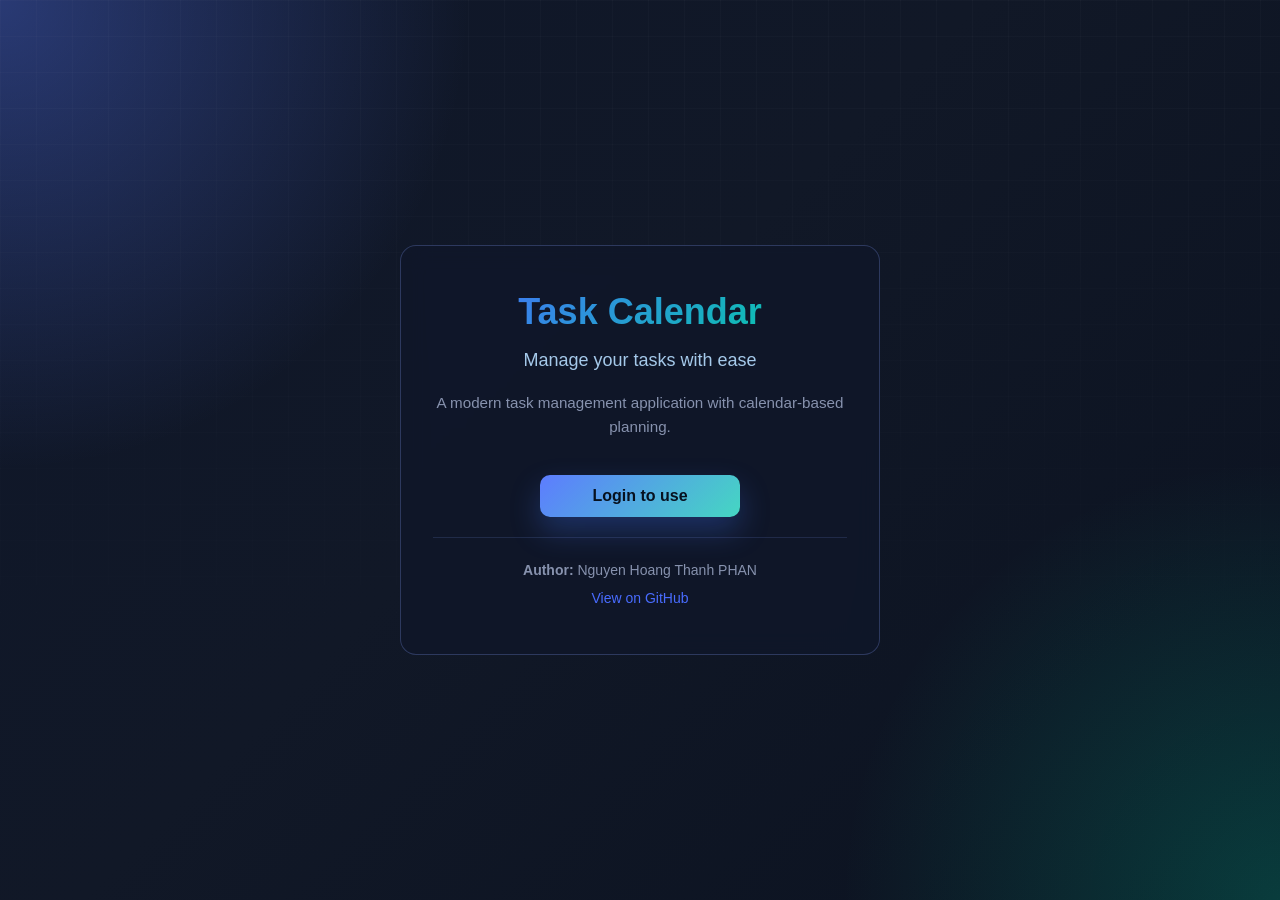
<file: Frontend/index.html>
<!doctype html>
<html>
  <head>
    <meta charset="utf-8" />
    <meta name="viewport" content="width=device-width, initial-scale=1" />
    <title>Task Calendar - Welcome</title>
    <link rel="stylesheet" href="style.css" />
  </head>
  <body>
    <main class="welcome-shell">
      <section class="welcome-card">
        <div class="welcome-content">
          <h1 class="welcome-title">Task Calendar</h1>
          <p class="welcome-subtitle">Manage your tasks with ease</p>

          <div class="welcome-body">
            <p>
              A modern task management application with calendar-based planning.
            </p>
          </div>

          <button
            class="primary-btn welcome-btn"
            id="loginToUseBtn"
            type="button"
          >
            Login to use
          </button>

          <div class="welcome-footer">
            <p class="author-info">
              <strong>Author:</strong> Nguyen Hoang Thanh PHAN
            </p>
            <a
              href="https://github.com/fanggodzzz/To-Do-List"
              target="_blank"
              class="github-link"
            >
              View on GitHub
            </a>
          </div>
        </div>
      </section>
    </main>

    <script src="app-config.js"></script>
    <script src="app-welcome.js"></script>
  </body>
</html>
</file>
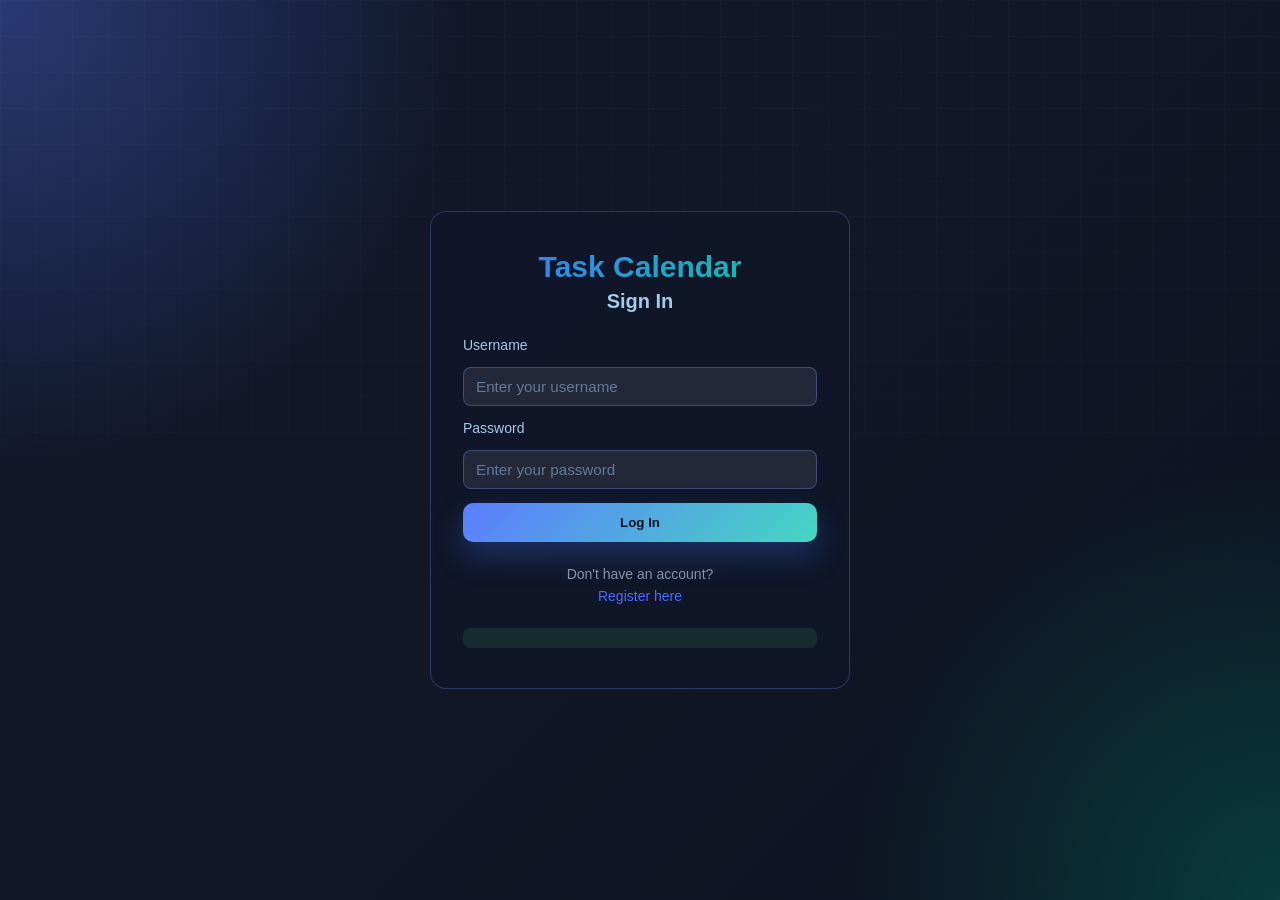
<file: Frontend/login.html>
<!doctype html>
<html>
  <head>
    <meta charset="utf-8" />
    <meta name="viewport" content="width=device-width, initial-scale=1" />
    <title>Task Calendar - Login</title>
    <link rel="stylesheet" href="style.css" />
  </head>
  <body>
    <main class="auth-shell">
      <div class="auth-container">
        <form id="loginForm" class="auth-card">
          <div class="auth-header">
            <h1>Task Calendar</h1>
            <h2>Sign In</h2>
          </div>

          <div class="auth-form">
            <label for="loginUserName">Username</label>
            <input
              id="loginUserName"
              type="text"
              autocomplete="username"
              placeholder="Enter your username"
              required
            />

            <label for="loginPassword">Password</label>
            <input
              id="loginPassword"
              type="password"
              autocomplete="current-password"
              placeholder="Enter your password"
              required
            />

            <button class="primary-btn" id="loginBtn" type="submit">
              Log In
            </button>
          </div>

          <div class="auth-footer">
            <p>Don't have an account?</p>
            <a href="register.html" class="auth-link">Register here</a>
          </div>

          <p id="authStatus" class="auth-status"></p>
        </form>
      </div>
    </main>

    <script src="app-config.js"></script>
    <script src="app-login.js"></script>
  </body>
</html>
</file>
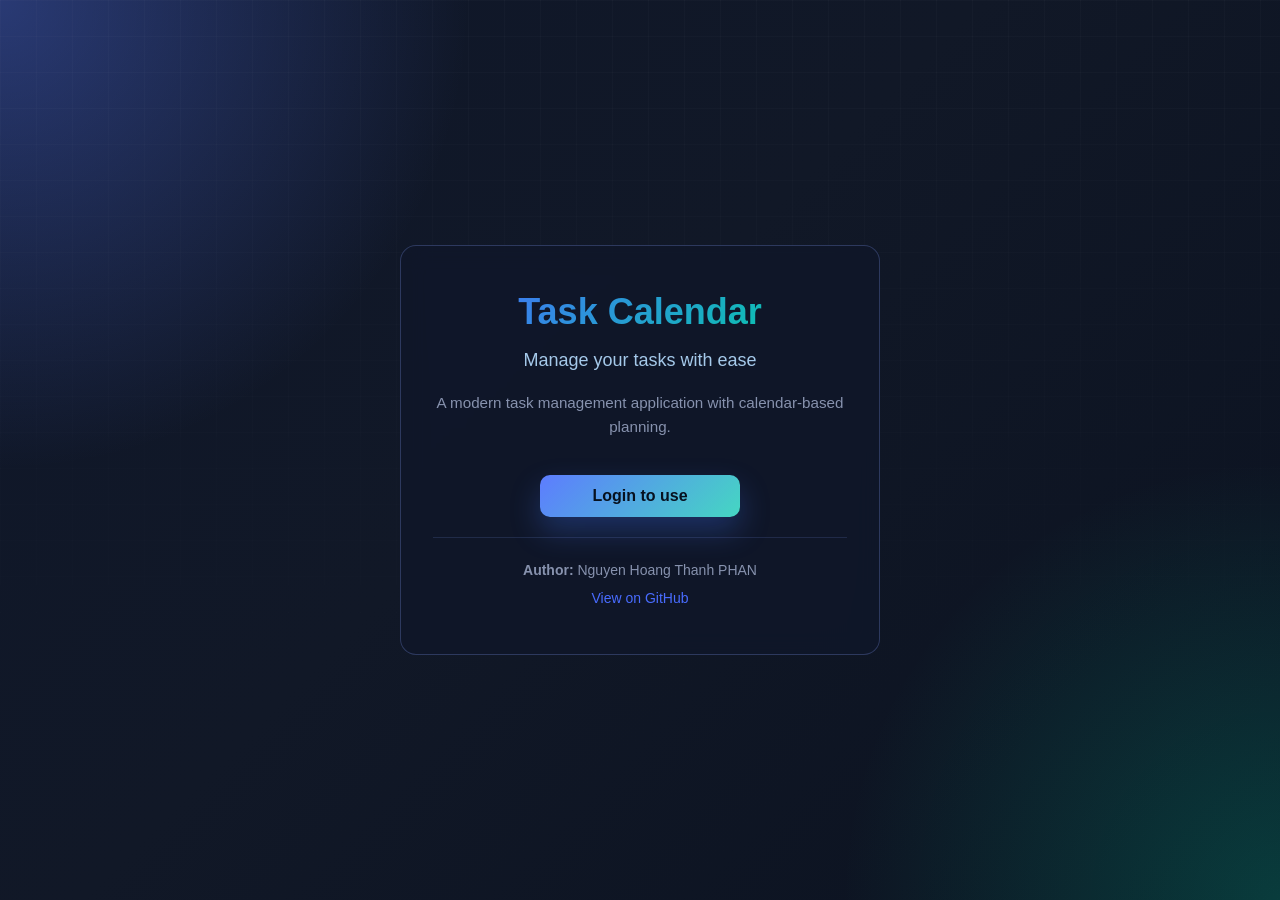
<file: Frontend/main.html>
<!doctype html>
<html>
  <head>
    <meta charset="utf-8" />
    <meta name="viewport" content="width=device-width, initial-scale=1" />
    <title>Task Calendar</title>
    <link rel="stylesheet" href="style.css" />
  </head>
  <body>
    <main class="app-shell">
      <header class="top-bar">
        <div>
          <p class="eyebrow">Monthly planner</p>
          <h1>Task Calendar</h1>
        </div>

        <div class="top-bar-actions">
          <span id="authSessionChip" class="auth-session-chip">Signed in</span>
          <button class="ghost-btn" id="logoutBtn" type="button">
            Log out
          </button>
        </div>
      </header>

      <div class="planner-layout">
        <section class="calendar-card">
          <div class="calendar-tags">
            <div class="calendar-tags-header">
              <h3>Tags</h3>
            </div>
            <div id="tagLabelList" class="tag-label-list"></div>
            <p class="tag-helper">Click a tag label to edit or delete it.</p>
          </div>

          <div class="calendar-toolbar">
            <button class="nav-btn" id="prevMonthBtn" type="button">
              &#9664;
            </button>
            <h2 id="monthLabel">Month</h2>
            <button class="nav-btn" id="nextMonthBtn" type="button">
              &#9654;
            </button>
          </div>

          <div id="calendarGrid" class="calendar-grid"></div>
          <p id="apiStatus" class="api-status"></p>
        </section>

        <aside class="summary-rail" aria-label="Task summaries">
          <button
            id="upcomingSummaryCard"
            class="summary-card summary-card--upcoming"
            type="button"
          >
            <div class="summary-card__head">
              <p class="summary-card__kicker">Upcoming</p>
              <h3>Tasks</h3>
            </div>
            <div id="upcomingPreviewList" class="summary-preview-list"></div>
          </button>

          <button
            id="overdueSummaryCard"
            class="summary-card summary-card--overdue"
            type="button"
          >
            <div class="summary-card__head">
              <p class="summary-card__kicker">Overdue</p>
              <h3>Tasks</h3>
            </div>
            <div id="overduePreviewList" class="summary-preview-list"></div>
          </button>
        </aside>
      </div>
    </main>

    <div id="drawerBackdrop" class="drawer-backdrop"></div>

    <aside id="listDrawer" class="list-drawer" aria-label="Task list">
      <div class="drawer-header">
        <div>
          <p id="listDrawerKicker" class="drawer-kicker">Date</p>
          <h3 id="listDrawerTitle">Task list</h3>
        </div>
        <button class="icon-btn" id="toggleDrawerAddBtn" type="button">
          +
        </button>
        <button class="icon-btn" id="closeListDrawerBtn" type="button">
          X
        </button>
      </div>

      <p id="listDrawerMeta" class="drawer-meta"></p>
      <div id="listDrawerItems" class="list-drawer-items"></div>

      <section id="drawerAddPanel" class="drawer-add-panel">
        <label for="addTag">Tag list for chosen</label>
        <select id="addTag"></select>

        <label for="addDescription">Description:</label>
        <input id="addDescription" type="text" placeholder="Task description" />

        <input id="addDueDate" type="hidden" />

        <button class="primary-btn" id="confirmDrawerAddBtn" type="button">
          Add task
        </button>
      </section>
    </aside>

    <aside id="detailDrawer" class="detail-drawer" aria-label="Task details">
      <div class="drawer-header">
        <h3>Task Details</h3>
        <button class="icon-btn" id="closeDrawerBtn" type="button">X</button>
      </div>

      <div class="drawer-form">
        <label for="detailDescription">Description</label>
        <textarea id="detailDescription" rows="4"></textarea>

        <label for="detailTag">Tag</label>
        <select id="detailTag"></select>

        <label for="detailDueDate">Due date</label>
        <input id="detailDueDate" type="date" />

        <label class="check-row" for="detailCompleted">
          <input id="detailCompleted" type="checkbox" />
          Completed
        </label>
      </div>

      <div class="drawer-actions">
        <button class="ghost-btn" id="deleteTaskBtn" type="button">
          Delete
        </button>
        <button class="primary-btn" id="saveTaskBtn" type="button">
          Save changes
        </button>
      </div>
    </aside>

    <aside id="tagDrawer" class="detail-drawer" aria-label="Tag details">
      <div class="drawer-header">
        <h3>Tag Details</h3>
        <button class="icon-btn" id="closeTagDrawerBtn" type="button">X</button>
      </div>

      <div class="drawer-form">
        <label for="tagEditName">Tag name</label>
        <input id="tagEditName" type="text" />
      </div>

      <div class="drawer-actions">
        <button class="ghost-btn" id="deleteTagBtn" type="button">
          Delete Tag
        </button>
        <button class="primary-btn" id="saveTagBtn" type="button">
          Save Tag
        </button>
      </div>
    </aside>

    <aside id="addTagDrawer" class="detail-drawer" aria-label="Add tag details">
      <div class="drawer-header">
        <h3>Add Tag</h3>
        <button class="icon-btn" id="closeAddTagDrawerBtn" type="button">
          X
        </button>
      </div>

      <div class="drawer-form">
        <label for="newTagDrawerName">Tag name</label>
        <input id="newTagDrawerName" type="text" />
      </div>

      <div class="drawer-actions">
        <button class="ghost-btn" id="cancelAddTagBtn" type="button">
          Cancel
        </button>
        <button class="primary-btn" id="confirmAddTagBtn" type="button">
          Add Tag
        </button>
      </div>
    </aside>

    <script src="app-config.js"></script>
    <script src="app.js"></script>
    <script src="app-main.js"></script>
  </body>
</html>
</file>
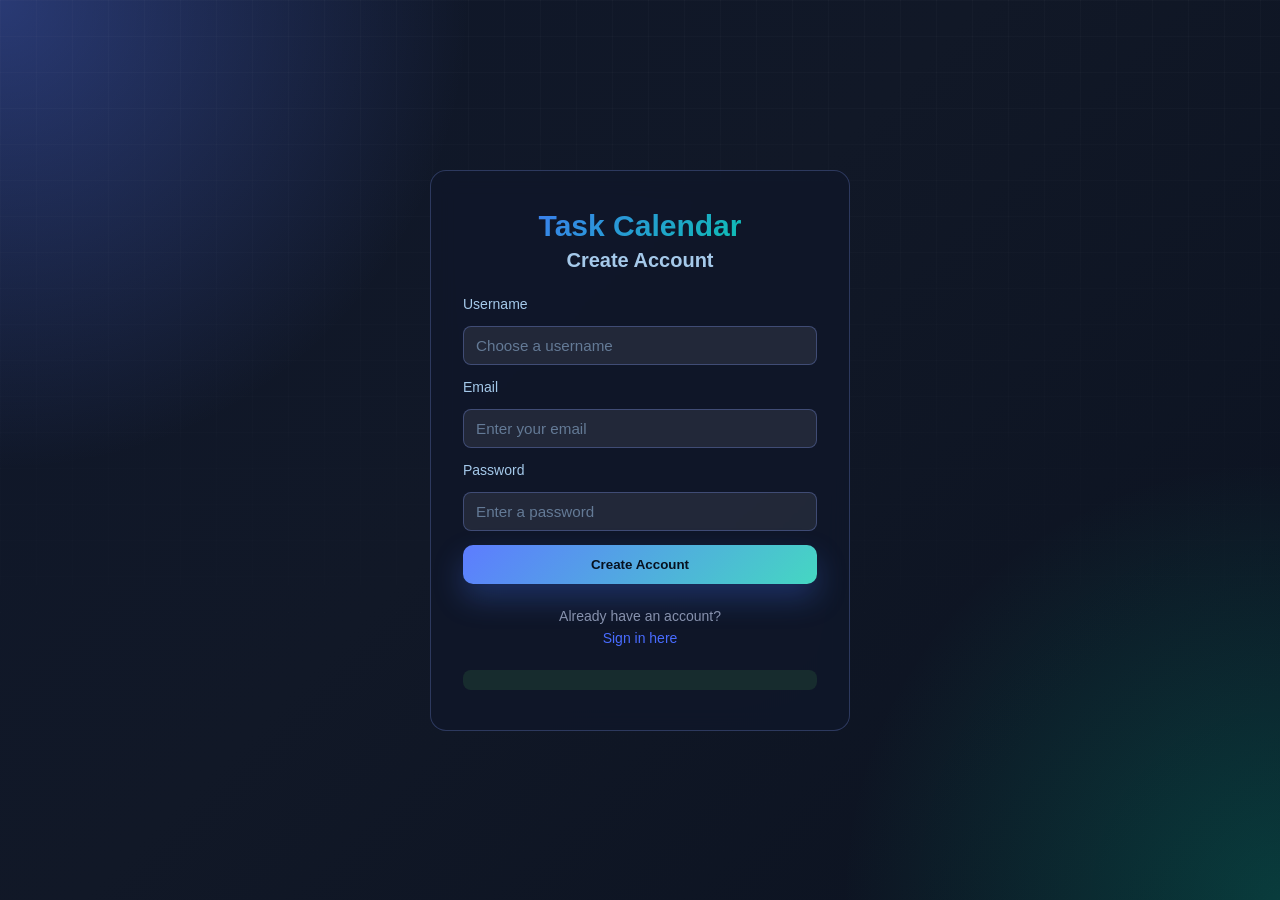
<file: Frontend/register.html>
<!doctype html>
<html>
  <head>
    <meta charset="utf-8" />
    <meta name="viewport" content="width=device-width, initial-scale=1" />
    <title>Task Calendar - Register</title>
    <link rel="stylesheet" href="style.css" />
  </head>
  <body>
    <main class="auth-shell">
      <div class="auth-container">
        <form id="registerForm" class="auth-card">
          <div class="auth-header">
            <h1>Task Calendar</h1>
            <h2>Create Account</h2>
          </div>

          <div class="auth-form">
            <label for="registerUserName">Username</label>
            <input
              id="registerUserName"
              type="text"
              autocomplete="username"
              placeholder="Choose a username"
              required
            />

            <label for="registerEmail">Email</label>
            <input
              id="registerEmail"
              type="email"
              autocomplete="email"
              placeholder="Enter your email"
              required
            />

            <label for="registerPassword">Password</label>
            <input
              id="registerPassword"
              type="password"
              autocomplete="new-password"
              placeholder="Enter a password"
              required
            />

            <button class="primary-btn" id="registerBtn" type="submit">
              Create Account
            </button>
          </div>

          <div class="auth-footer">
            <p>Already have an account?</p>
            <a href="login.html" class="auth-link">Sign in here</a>
          </div>

          <p id="authStatus" class="auth-status"></p>
        </form>
      </div>
    </main>

    <script src="app-config.js"></script>
    <script src="app-register.js"></script>
  </body>
</html>
</file>
<file: Frontend/style.css>
* {
  box-sizing: border-box;
}

body {
  margin: 0;
  min-height: 100vh;
  font-family: "Segoe UI", Tahoma, sans-serif;
  color: #d8e3f0;
  background:
    radial-gradient(
      circle at top left,
      rgba(90, 123, 255, 0.35),
      transparent 30%
    ),
    radial-gradient(
      circle at bottom right,
      rgba(0, 209, 161, 0.22),
      transparent 28%
    ),
    linear-gradient(135deg, #0f172a 0%, #111827 45%, #0b1220 100%);
}

body::before {
  content: "";
  position: fixed;
  inset: 0;
  pointer-events: none;
  background-image:
    linear-gradient(rgba(255, 255, 255, 0.035) 1px, transparent 1px),
    linear-gradient(90deg, rgba(255, 255, 255, 0.035) 1px, transparent 1px);
  background-size: 36px 36px;
  mask-image: linear-gradient(to bottom, rgba(0, 0, 0, 0.6), transparent 90%);
}

.app-shell {
  width: min(1100px, calc(100% - 28px));
  margin: 0 auto;
  padding: 28px 0 42px;
  display: grid;
  gap: 18px;
}

.planner-layout {
  display: grid;
  grid-template-columns: minmax(0, 1fr) 320px;
  gap: 18px;
  align-items: start;
}

.eyebrow {
  margin: 0 0 8px;
  text-transform: uppercase;
  letter-spacing: 0.2em;
  font-size: 0.78rem;
  color: #8dd0ff;
}

h1,
h2,
h3,
p,
label {
  margin-top: 0;
}

h1 {
  margin: 0;
  font-size: clamp(1.8rem, 3vw, 2.8rem);
  line-height: 1;
  color: #f8fbff;
}

.top-bar {
  border: 1px solid rgba(255, 255, 255, 0.08);
  background: rgba(8, 14, 26, 0.75);
  backdrop-filter: blur(16px);
  border-radius: 22px;
  box-shadow: 0 24px 72px rgba(0, 0, 0, 0.3);
  padding: 24px;
  display: grid;
  gap: 18px;
}

.auth-panel {
  border: 1px solid rgba(255, 255, 255, 0.09);
  border-radius: 18px;
  background: rgba(255, 255, 255, 0.03);
  padding: 16px;
  display: grid;
  gap: 14px;
}

.auth-panel__head {
  display: flex;
  justify-content: space-between;
  align-items: start;
  gap: 12px;
}

.auth-panel__kicker {
  margin: 0 0 6px;
  text-transform: uppercase;
  letter-spacing: 0.18em;
  font-size: 0.74rem;
  color: #8dd0ff;
}

.auth-panel h2,
.auth-card h3 {
  margin: 0;
  color: #f8fbff;
}

.auth-session-chip {
  border-radius: 999px;
  padding: 7px 12px;
  font-size: 0.78rem;
  color: #cfe7ff;
  background: rgba(69, 113, 255, 0.16);
  border: 1px solid rgba(120, 169, 255, 0.32);
  white-space: nowrap;
}

.auth-grid {
  display: grid;
  grid-template-columns: repeat(2, minmax(0, 1fr));
  gap: 12px;
}

.auth-card {
  display: grid;
  gap: 10px;
  padding: 14px;
  border-radius: 16px;
  background: rgba(8, 14, 26, 0.55);
  border: 1px solid rgba(255, 255, 255, 0.08);
}

.auth-card label {
  color: #9fb0c9;
  font-size: 0.88rem;
}

.auth-card input {
  width: 100%;
  border: 1px solid rgba(255, 255, 255, 0.12);
  background: rgba(255, 255, 255, 0.04);
  color: #f3f7ff;
  border-radius: 14px;
  padding: 12px 14px;
  font-size: 0.96rem;
  outline: none;
}

.auth-card input:focus {
  border-color: rgba(120, 169, 255, 0.6);
  box-shadow: 0 0 0 4px rgba(69, 113, 255, 0.2);
}

.auth-actions {
  display: flex;
  justify-content: flex-end;
}

.auth-status {
  margin: 0;
  min-height: 20px;
  color: #91a6c6;
  font-size: 0.88rem;
}

.auth-status--error {
  color: #ffd1dc;
}

.composer {
  display: grid;
  grid-template-columns: 1fr 180px 180px auto;
  gap: 12px;
}

#addDescription,
#addTag,
#addDueDate,
#detailDescription,
#detailTag,
#detailDueDate {
  width: 100%;
  border: 1px solid rgba(255, 255, 255, 0.12);
  background: rgba(255, 255, 255, 0.04);
  color: #f3f7ff;
  border-radius: 14px;
  padding: 14px 16px;
  font-size: 1rem;
  outline: none;
}

#addDescription::placeholder {
  color: #7f8ca8;
}

#addDescription:focus,
#addTag:focus,
#addDueDate:focus,
#detailDescription:focus,
#detailTag:focus,
#detailDueDate:focus {
  border-color: rgba(120, 169, 255, 0.6);
  box-shadow: 0 0 0 4px rgba(69, 113, 255, 0.2);
}

#addTag,
#addDueDate,
#detailTag,
#detailDueDate {
  cursor: pointer;
}

#addTag option,
#detailTag option {
  color: #0b1220;
  background: #eaf0ff;
}

.primary-btn,
.ghost-btn,
.nav-btn,
.icon-btn,
.calendar-task {
  border: none;
  border-radius: 10px;
  cursor: pointer;
  transition:
    transform 0.18s ease,
    box-shadow 0.18s ease,
    background 0.18s ease;
}

.primary-btn {
  padding: 12px 16px;
  background: linear-gradient(135deg, #5d7cff, #45d7c2);
  color: #07111f;
  font-weight: 700;
  box-shadow: 0 14px 30px rgba(68, 117, 255, 0.28);
}

.ghost-btn {
  padding: 12px 16px;
  background: rgba(255, 255, 255, 0.06);
  color: #c9d4e8;
}

.nav-btn,
.icon-btn {
  width: 36px;
  height: 36px;
  background: rgba(255, 255, 255, 0.08);
  color: #d8e3f0;
}

.primary-btn:hover,
.ghost-btn:hover,
.nav-btn:hover,
.icon-btn:hover,
.calendar-task:hover {
  transform: translateY(-1px);
}

.calendar-card {
  border: 1px solid rgba(255, 255, 255, 0.08);
  background: rgba(8, 14, 26, 0.75);
  backdrop-filter: blur(16px);
  border-radius: 22px;
  box-shadow: 0 24px 72px rgba(0, 0, 0, 0.3);
  padding: 18px;
}

.summary-rail {
  display: grid;
  gap: 16px;
  position: sticky;
  top: 18px;
}

.summary-card {
  width: 100%;
  text-align: left;
  padding: 16px;
  border: 1px solid rgba(255, 255, 255, 0.09);
  border-radius: 18px;
  background: rgba(8, 14, 26, 0.75);
  backdrop-filter: blur(16px);
  box-shadow: 0 24px 72px rgba(0, 0, 0, 0.24);
}

.summary-card__head {
  margin-bottom: 12px;
}

.summary-card__head h3 {
  margin: 0;
  color: #f8fbff;
}

.summary-card__kicker {
  margin: 0 0 6px;
  font-size: 0.74rem;
  text-transform: uppercase;
  letter-spacing: 0.16em;
  color: #8dd0ff;
}

.summary-card--upcoming {
  border-color: rgba(95, 215, 198, 0.24);
}

.summary-card--overdue {
  border-color: rgba(255, 113, 132, 0.24);
}

.summary-preview-list {
  display: grid;
  gap: 10px;
  max-height: 286px;
  overflow-y: auto;
  padding-right: 4px;
}

.summary-preview-item {
  display: grid;
  gap: 4px;
  padding: 10px 12px;
  border-radius: 14px;
  background: rgba(255, 255, 255, 0.04);
  border: 1px solid rgba(255, 255, 255, 0.08);
}

.summary-preview-item__title {
  color: #eef4ff;
  font-size: 0.92rem;
}

.summary-preview-item__meta {
  color: #91a6c6;
  font-size: 0.78rem;
}

.summary-empty {
  margin: 0;
  color: #91a6c6;
  font-size: 0.88rem;
}

.calendar-tags {
  border: 1px solid rgba(255, 255, 255, 0.09);
  border-radius: 14px;
  background: rgba(255, 255, 255, 0.03);
  padding: 12px;
  margin-bottom: 14px;
}

.calendar-tags-header {
  margin-bottom: 8px;
}

.calendar-tags-header h3 {
  margin: 0;
  color: #f8fbff;
}

.tag-plus-btn {
  font-size: 1.2rem;
  font-weight: 700;
  line-height: 1;
}

.tag-label-list {
  display: flex;
  flex-wrap: wrap;
  gap: 8px;
  margin-bottom: 12px;
}

.tag-pill {
  border: 1px solid rgba(135, 160, 255, 0.32);
  border-radius: 999px;
  padding: 6px 10px;
  font-size: 0.78rem;
  color: #eaf0ff;
  background: rgba(73, 108, 255, 0.26);
}

button.tag-pill {
  cursor: pointer;
  transition:
    transform 0.18s ease,
    box-shadow 0.18s ease,
    background 0.18s ease;
}

button.tag-pill:hover {
  transform: translateY(-1px);
}

.tag-label-empty {
  font-size: 0.8rem;
  color: #97accd;
}

.tag-helper {
  margin: 0;
  color: #97accd;
  font-size: 0.8rem;
}

#tagEditName,
#newTagDrawerName {
  border: 1px solid rgba(255, 255, 255, 0.12);
  background: rgba(255, 255, 255, 0.04);
  color: #f3f7ff;
  border-radius: 14px;
  padding: 12px 14px;
  font-size: 0.95rem;
  outline: none;
}

#tagEditName:focus,
#newTagDrawerName:focus {
  border-color: rgba(120, 169, 255, 0.6);
  box-shadow: 0 0 0 4px rgba(69, 113, 255, 0.2);
}

.calendar-toolbar {
  display: flex;
  align-items: center;
  justify-content: center;
  gap: 14px;
  margin-bottom: 12px;
}

#monthLabel {
  margin: 0;
  min-width: 240px;
  text-align: center;
  font-size: clamp(1.2rem, 2vw, 1.6rem);
  color: #f8fbff;
}

.calendar-grid {
  display: grid;
  grid-template-columns: repeat(7, minmax(0, 1fr));
  gap: 8px;
}

.weekday-head {
  text-align: center;
  padding: 6px;
  font-size: 0.82rem;
  color: #93a6c5;
  text-transform: uppercase;
  letter-spacing: 0.08em;
}

.day-cell {
  min-height: 112px;
  background: rgba(255, 255, 255, 0.04);
  border: 1px solid rgba(255, 255, 255, 0.1);
  border-radius: 12px;
  padding: 8px;
  display: flex;
  flex-direction: column;
  gap: 6px;
}

.day-cell--clickable {
  cursor: pointer;
}

.day-cell--muted {
  opacity: 0.4;
}

.day-cell--today {
  border-color: rgba(108, 196, 255, 0.65);
  box-shadow: inset 0 0 0 1px rgba(108, 196, 255, 0.4);
}

.day-number {
  font-size: 0.86rem;
  color: #b9c9e4;
}

.calendar-task {
  display: grid;
  gap: 4px;
  text-align: left;
  background: rgba(73, 108, 255, 0.26);
  color: #eaf0ff;
  padding: 6px 8px;
  font-size: 0.8rem;
  line-height: 1.25;
  border: 1px solid rgba(135, 160, 255, 0.32);
}

.calendar-task--done {
  text-decoration: line-through;
  opacity: 0.7;
}

.calendar-task-tag {
  justify-self: start;
  font-size: 0.7rem;
  border-radius: 999px;
  padding: 2px 8px;
  background: rgba(8, 14, 26, 0.45);
  border: 1px solid rgba(255, 255, 255, 0.18);
}

.calendar-task-text {
  display: block;
}

.task-more {
  font-size: 0.72rem;
  color: #97accd;
}

.api-status {
  margin: 12px 0 0;
  min-height: 22px;
  color: #9db1cd;
}

.api-status--error {
  color: #ffd1dc;
}

.drawer-backdrop {
  position: fixed;
  inset: 0;
  background: rgba(8, 12, 20, 0.5);
  opacity: 0;
  pointer-events: none;
  transition: opacity 0.22s ease;
}

.drawer-backdrop--open {
  opacity: 1;
  pointer-events: auto;
}

.list-drawer {
  position: fixed;
  top: 0;
  right: 0;
  width: min(400px, 92vw);
  height: 100vh;
  background: rgba(8, 14, 26, 0.94);
  border-left: 1px solid rgba(255, 255, 255, 0.12);
  backdrop-filter: blur(16px);
  transform: translateX(100%);
  transition: transform 0.24s ease;
  padding: 20px;
  display: flex;
  flex-direction: column;
  gap: 16px;
  z-index: 6;
}

.list-drawer--open {
  transform: translateX(0);
}

.drawer-kicker {
  margin: 0 0 6px;
  font-size: 0.76rem;
  text-transform: uppercase;
  letter-spacing: 0.16em;
  color: #8dd0ff;
}

.drawer-meta {
  margin: 0;
  color: #91a6c6;
  font-size: 0.88rem;
}

.list-drawer-items {
  overflow-y: auto;
  display: grid;
  gap: 12px;
  padding-right: 4px;
}

.drawer-add-panel {
  display: none;
  gap: 10px;
  padding: 16px;
  border-radius: 16px;
  background: rgba(255, 255, 255, 0.04);
  border: 1px solid rgba(255, 255, 255, 0.1);
}

.drawer-add-panel--open {
  display: grid;
}

.drawer-add-panel label {
  color: #9fb0c9;
  font-size: 0.88rem;
}

#addDueDate {
  display: none;
}

.list-drawer-empty {
  margin: 0;
  color: #91a6c6;
}

.list-task-item {
  text-align: left;
  width: 100%;
  display: grid;
  gap: 8px;
  padding: 14px;
  border-radius: 16px;
  background: rgba(255, 255, 255, 0.05);
  border: 1px solid rgba(255, 255, 255, 0.1);
  color: #eef4ff;
}

.list-task-item__header {
  display: flex;
  align-items: center;
  justify-content: space-between;
  gap: 10px;
}

.list-task-status {
  font-size: 0.74rem;
  color: #91a6c6;
}

.list-task-actions {
  display: flex;
  flex-direction: column;
  align-items: flex-end;
  gap: 6px;
}

.list-task-delete-btn {
  border: 1px solid rgba(255, 141, 162, 0.55);
  border-radius: 8px;
  background: rgba(255, 111, 145, 0.12);
  color: #ffd3dd;
  width: 26px;
  height: 26px;
  display: inline-flex;
  align-items: center;
  justify-content: center;
  cursor: pointer;
  line-height: 1;
}

.list-task-delete-btn:hover {
  background: rgba(255, 111, 145, 0.22);
}

.list-task-description {
  margin: 0;
  line-height: 1.4;
}

.list-task-date {
  margin: 0;
  font-size: 0.875rem;
  color: #a5c9ea;
}

/* Welcome Page */
.welcome-shell {
  width: 100%;
  min-height: 100vh;
  display: flex;
  align-items: center;
  justify-content: center;
  padding: 28px;
}

.welcome-card {
  width: 100%;
  max-width: 480px;
  background: rgba(15, 23, 42, 0.8);
  backdrop-filter: blur(12px);
  border: 1px solid rgba(135, 160, 255, 0.25);
  border-radius: 16px;
  padding: 48px 32px;
  text-align: center;
}

.welcome-content {
  display: flex;
  flex-direction: column;
  gap: 20px;
}

.welcome-title {
  font-size: 2.25rem;
  font-weight: 700;
  margin: 0;
  background: linear-gradient(135deg, #496cff, #00d1a1);
  -webkit-background-clip: text;
  -webkit-text-fill-color: transparent;
  background-clip: text;
}

.welcome-subtitle {
  font-size: 1.125rem;
  color: #a5c9ea;
  margin: 0;
}

.welcome-body {
  font-size: 0.95rem;
  color: #8792ae;
  line-height: 1.6;
}

.welcome-btn {
  padding: 12px 24px;
  font-size: 1rem;
  align-self: center;
  width: 100%;
  max-width: 200px;
}

.welcome-footer {
  display: flex;
  flex-direction: column;
  gap: 12px;
  padding-top: 24px;
  border-top: 1px solid rgba(135, 160, 255, 0.15);
  font-size: 0.875rem;
}

.author-info {
  margin: 0;
  color: #8792ae;
}

.github-link {
  color: #496cff;
  text-decoration: none;
  transition: color 0.2s;
}

.github-link:hover {
  color: #6b7dff;
}

/* Auth Pages */
.auth-shell {
  width: 100%;
  min-height: 100vh;
  display: flex;
  align-items: center;
  justify-content: center;
  padding: 28px;
}

.auth-container {
  width: 100%;
  max-width: 420px;
}

.auth-card {
  background: rgba(15, 23, 42, 0.8);
  backdrop-filter: blur(12px);
  border: 1px solid rgba(135, 160, 255, 0.25);
  border-radius: 16px;
  padding: 40px 32px;
  display: flex;
  flex-direction: column;
  gap: 24px;
}

.auth-header {
  text-align: center;
  margin: 0;
}

.auth-header h1 {
  margin: 0 0 8px;
  font-size: 1.875rem;
  background: linear-gradient(135deg, #496cff, #00d1a1);
  -webkit-background-clip: text;
  -webkit-text-fill-color: transparent;
  background-clip: text;
}

.auth-header h2 {
  margin: 0;
  font-size: 1.25rem;
  color: #a5c9ea;
  font-weight: 600;
}

.auth-form {
  display: flex;
  flex-direction: column;
  gap: 14px;
}

.auth-form label {
  font-size: 0.875rem;
  color: #a5c9ea;
  font-weight: 500;
}

.auth-form input {
  padding: 10px 12px;
  background: rgba(255, 255, 255, 0.08);
  border: 1px solid rgba(135, 160, 255, 0.3);
  border-radius: 8px;
  color: #d8e3f0;
  font-size: 0.95rem;
  transition: border-color 0.2s;
}

.auth-form input:focus {
  outline: none;
  border-color: rgba(73, 108, 255, 0.6);
  background: rgba(255, 255, 255, 0.12);
}

.auth-form input::placeholder {
  color: #647a96;
}

.auth-status {
  padding: 10px 12px;
  border-radius: 8px;
  font-size: 0.875rem;
  text-align: center;
  background: rgba(76, 175, 80, 0.15);
  color: #81c784;
}

.auth-status--error {
  background: rgba(244, 67, 54, 0.15);
  color: #ef5350;
}

.auth-footer {
  text-align: center;
  font-size: 0.875rem;
  color: #8792ae;
}

.auth-footer p {
  margin: 0 0 6px;
}

.auth-link {
  color: #496cff;
  text-decoration: none;
  transition: color 0.2s;
}

.auth-link:hover {
  color: #6b7dff;
}

/* Top bar adjustments */
.top-bar {
  display: flex;
  justify-content: space-between;
  align-items: center;
  gap: 24px;
}

.top-bar-actions {
  display: flex;
  align-items: center;
  gap: 12px;
}
  font-size: 0.8rem;
  color: #91a6c6;
}

.list-task-item:hover,
.summary-card:hover {
  transform: translateY(-1px);
}

.detail-drawer {
  position: fixed;
  top: 0;
  right: 0;
  width: min(400px, 92vw);
  height: 100vh;
  background: rgba(8, 14, 26, 0.94);
  border-left: 1px solid rgba(255, 255, 255, 0.12);
  backdrop-filter: blur(16px);
  transform: translateX(100%);
  transition: transform 0.24s ease;
  padding: 20px;
  display: flex;
  flex-direction: column;
  gap: 16px;
  z-index: 8;
}

.detail-drawer--open {
  transform: translateX(0);
}

.drawer-header {
  display: flex;
  align-items: center;
  justify-content: space-between;
}

.drawer-header h3 {
  margin: 0;
  color: #f5f8ff;
}

.drawer-form {
  display: grid;
  gap: 10px;
}

.drawer-form label {
  color: #9fb0c9;
  font-size: 0.88rem;
}

#detailDescription {
  resize: vertical;
  min-height: 110px;
}

.check-row {
  display: flex;
  align-items: center;
  gap: 8px;
}

.check-row input {
  width: 18px;
  height: 18px;
  accent-color: #5fd7c6;
}

.drawer-actions {
  margin-top: auto;
  display: flex;
  gap: 10px;
}

@media (max-width: 700px) {
  .composer {
    grid-template-columns: 1fr;
  }

  .planner-layout {
    grid-template-columns: 1fr;
  }

  .auth-grid {
    grid-template-columns: 1fr;
  }

  .auth-panel__head {
    flex-direction: column;
  }

  .summary-rail {
    position: static;
  }

  .calendar-grid {
    gap: 6px;
  }

  .day-cell {
    min-height: 90px;
  }

  #monthLabel {
    min-width: 180px;
  }

  .detail-drawer,
  .list-drawer {
    width: min(100vw, 400px);
  }
}
</file>
